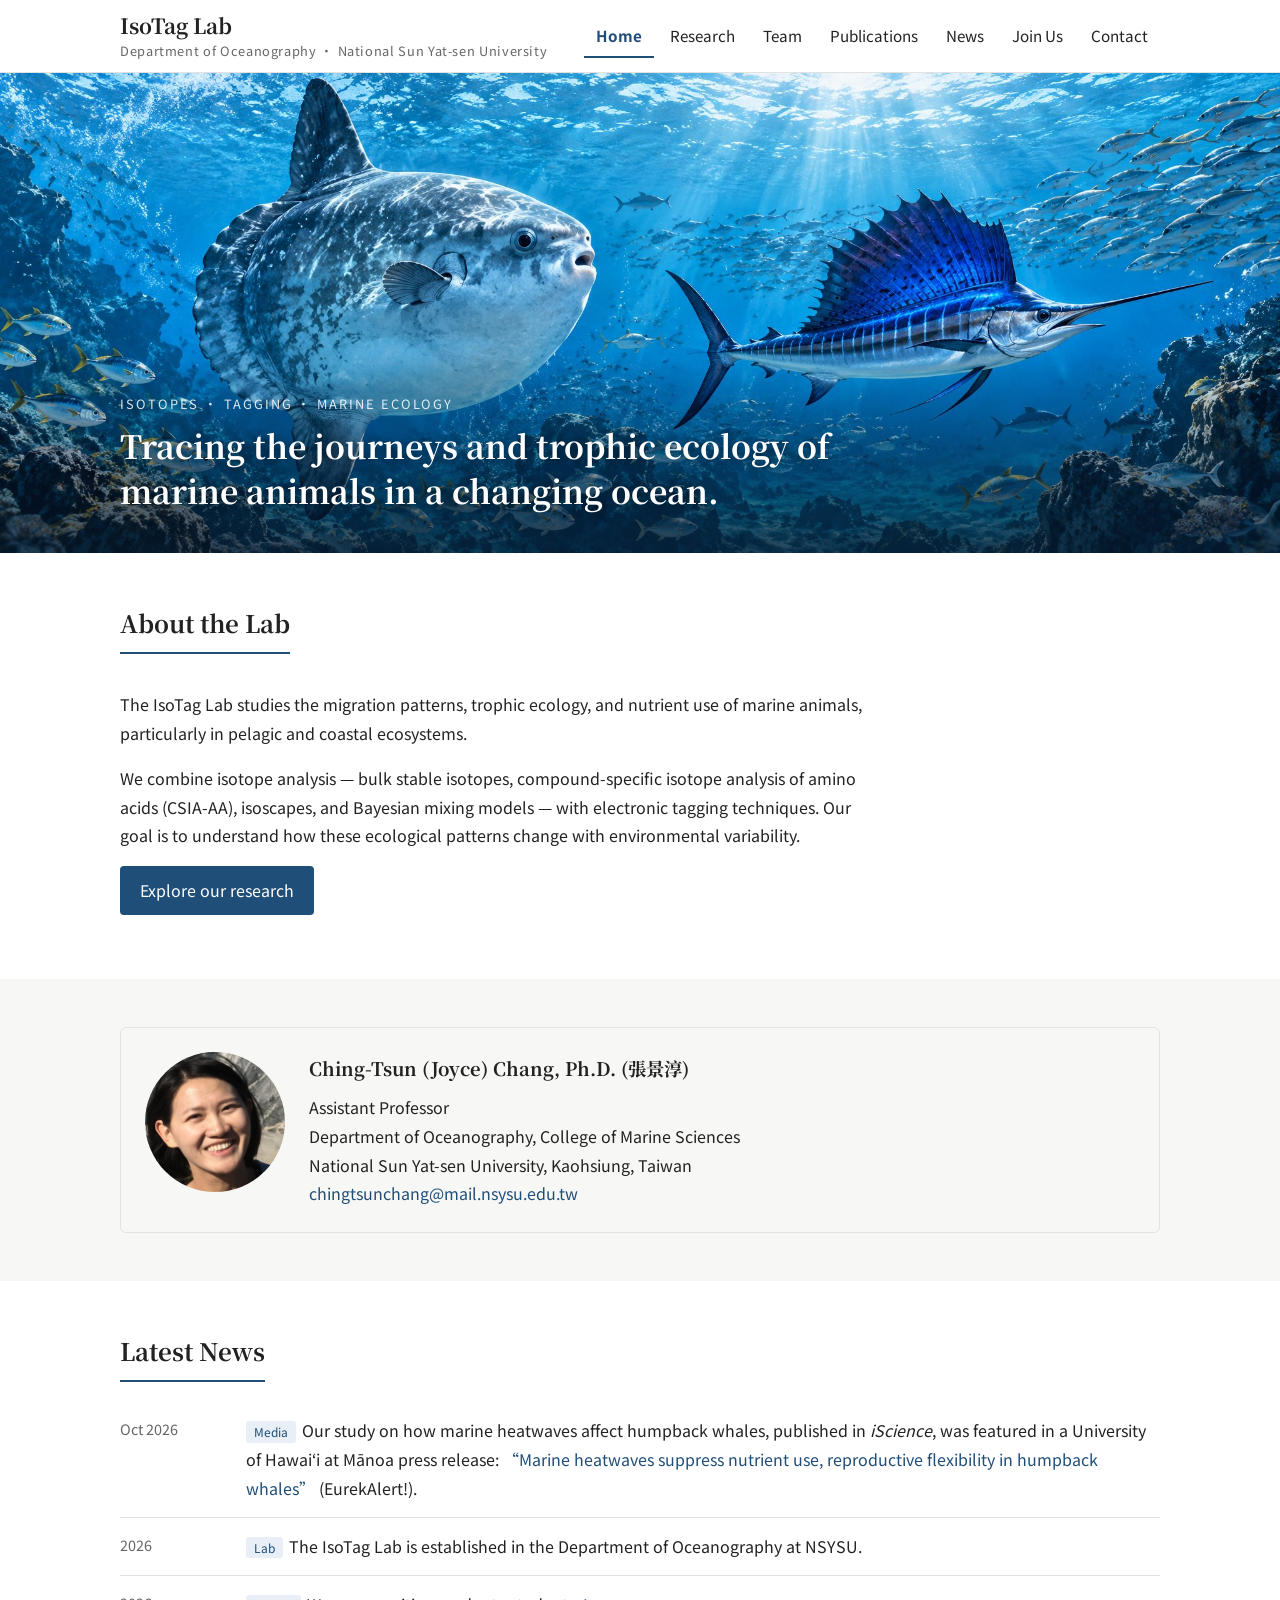
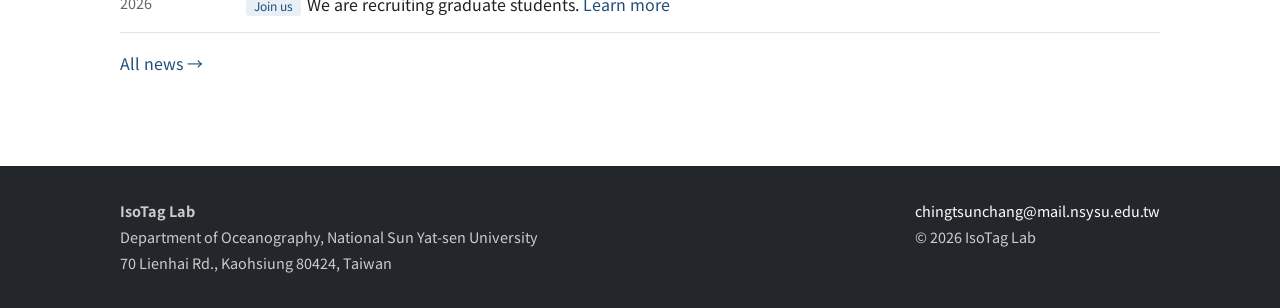
<file: index.html>
<!DOCTYPE html>
<html lang="en">
<head>
  <meta charset="UTF-8">
  <meta name="viewport" content="width=device-width, initial-scale=1.0">
  <title>Home | IsoTag Lab</title>
  <meta name="description" content="IsoTag Lab, Department of Oceanography, National Sun Yat-sen University. Isotope analysis and tagging to study the migration, trophic ecology and nutrient use of marine animals.">
  <link rel="preconnect" href="https://fonts.googleapis.com">
  <link href="https://fonts.googleapis.com/css2?family=Noto+Sans+TC:wght@400;700&family=Noto+Serif+TC:wght@700&display=swap" rel="stylesheet">
  <link rel="stylesheet" href="assets/style.css">
  <script src="assets/main.js" defer></script>
</head>
<body>
  <header class="site-header">
    <div class="container">
      <a class="brand" href="index.html">
        <span class="brand-name">IsoTag Lab</span>
        <span class="brand-sub">Department of Oceanography · National Sun Yat-sen University</span>
      </a>
      <button class="menu-btn" aria-label="Menu" aria-expanded="false">☰</button>
      <nav class="nav">
        <a href="index.html">Home</a>
        <a href="research.html">Research</a>
        <a href="team.html">Team</a>
        <a href="publications.html">Publications</a>
        <a href="news.html">News</a>
        <a href="join.html">Join Us</a>
        <a href="contact.html">Contact</a>
      </nav>
    </div>
  </header>

  <main>
    <section class="hero">
      <img src="images/banner.jpg" alt="Ocean sunfish and sailfish swimming over a reef">
      <div class="hero-text">
        <div class="container">
          <p class="eyebrow">Isotopes · Tagging · Marine Ecology</p>
          <h1>Tracing the journeys and trophic ecology of marine animals in a changing ocean.</h1>
        </div>
      </div>
    </section>

    <section>
      <div class="container">
        <div class="about">
          <h2>About the Lab</h2>
          <p class="lead">The IsoTag Lab studies the migration patterns, trophic ecology, and nutrient use of marine animals, particularly in pelagic and coastal ecosystems.</p>
          <p>We combine isotope analysis — bulk stable isotopes, compound-specific isotope analysis of amino acids (CSIA-AA), isoscapes, and Bayesian mixing models — with electronic tagging techniques. Our goal is to understand how these ecological patterns change with environmental variability.</p>
          <p><a class="btn" href="research.html">Explore our research</a></p>
        </div>
      </div>
    </section>

    <section style="background:var(--bg-alt)">
      <div class="container">
        <div class="pi-card">
          <img src="images/pi-chang.jpg" alt="Dr. Ching-Tsun (Joyce) Chang">
          <div>
            <h3>Ching-Tsun (Joyce) Chang, Ph.D. (張景淳)</h3>
            <p style="margin:0">Assistant Professor<br>
            Department of Oceanography, College of Marine Sciences<br>
            National Sun Yat-sen University, Kaohsiung, Taiwan<br>
            <a href="mailto:chingtsunchang@mail.nsysu.edu.tw">chingtsunchang@mail.nsysu.edu.tw</a></p>
          </div>
        </div>
      </div>
    </section>

    <section>
      <div class="container">
        <h2>Latest News</h2>
        <ul class="news-list">
          <li><time>Oct 2026</time><div><span class="tag">Media</span>Our study on how marine heatwaves affect humpback whales, published in <i>iScience</i>, was featured in a University of Hawaiʻi at Mānoa press release: <a href="https://www.eurekalert.org/news-releases/1148950" target="_blank" rel="noopener">“Marine heatwaves suppress nutrient use, reproductive flexibility in humpback whales”</a> (EurekAlert!).</div></li>
          <li><time>2026</time><div><span class="tag">Lab</span>The IsoTag Lab is established in the Department of Oceanography at NSYSU.</div></li>
          <li><time>2026</time><div><span class="tag">Join us</span>We are recruiting graduate students. <a href="join.html">Learn more</a></div></li>
        </ul>
        <p><a href="news.html">All news →</a></p>
      </div>
    </section>
  </main>

  <footer class="site-footer">
    <div class="container">
      <div>
        <strong>IsoTag Lab</strong><br>
        Department of Oceanography, National Sun Yat-sen University<br>
        70 Lienhai Rd., Kaohsiung 80424, Taiwan
      </div>
      <div>
        <a href="mailto:chingtsunchang@mail.nsysu.edu.tw">chingtsunchang@mail.nsysu.edu.tw</a><br>
        © <span id="year">2026</span> IsoTag Lab
      </div>
    </div>
  </footer>
</body>
</html>
</file>
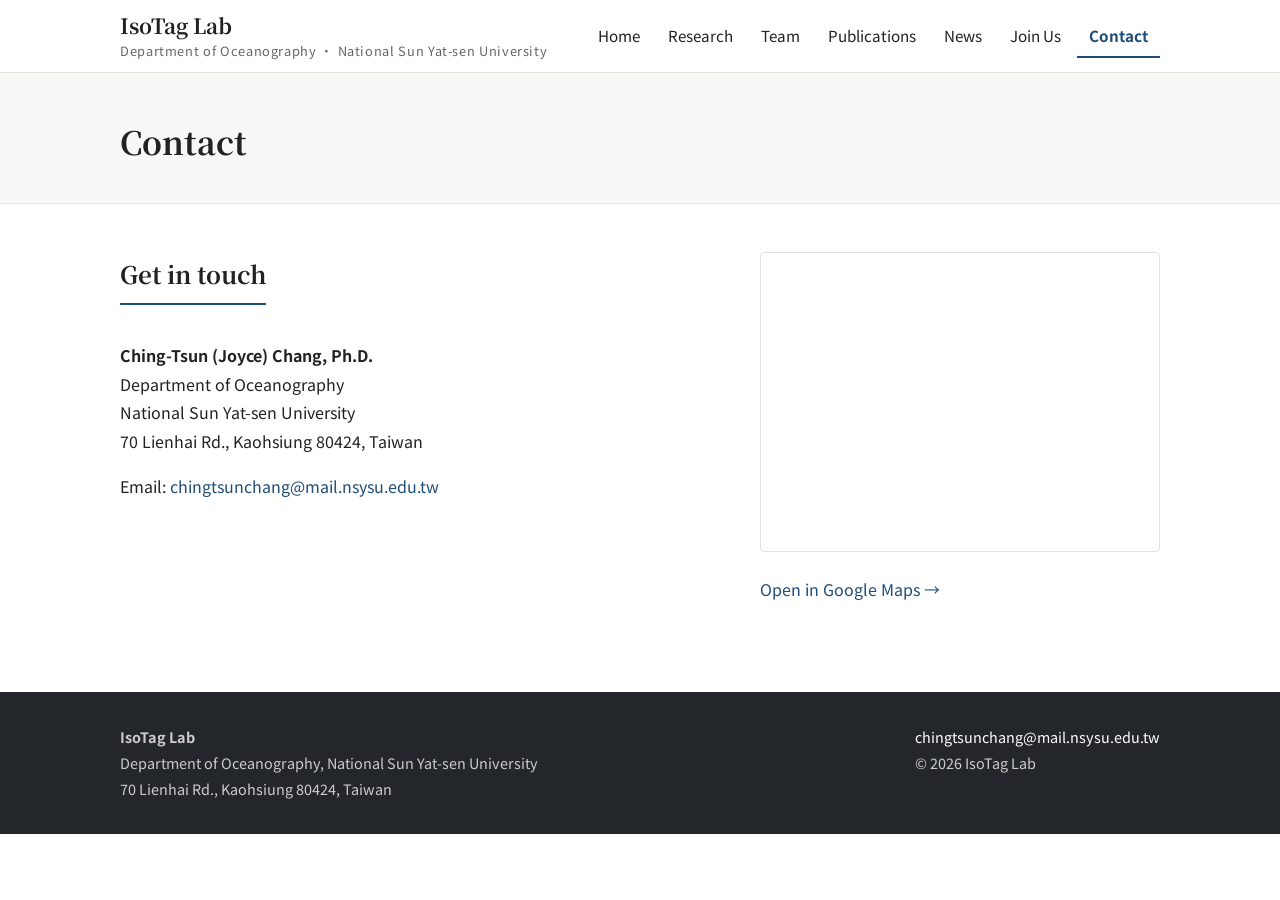
<file: contact.html>
<!DOCTYPE html>
<html lang="en">
<head>
  <meta charset="UTF-8">
  <meta name="viewport" content="width=device-width, initial-scale=1.0">
  <title>Contact | IsoTag Lab</title>
  <meta name="description" content="IsoTag Lab, Department of Oceanography, National Sun Yat-sen University. Isotope analysis and tagging to study the migration, trophic ecology and nutrient use of marine animals.">
  <link rel="preconnect" href="https://fonts.googleapis.com">
  <link href="https://fonts.googleapis.com/css2?family=Noto+Sans+TC:wght@400;700&family=Noto+Serif+TC:wght@700&display=swap" rel="stylesheet">
  <link rel="stylesheet" href="assets/style.css">
  <script src="assets/main.js" defer></script>
</head>
<body>
  <header class="site-header">
    <div class="container">
      <a class="brand" href="index.html">
        <span class="brand-name">IsoTag Lab</span>
        <span class="brand-sub">Department of Oceanography · National Sun Yat-sen University</span>
      </a>
      <button class="menu-btn" aria-label="Menu" aria-expanded="false">☰</button>
      <nav class="nav">
        <a href="index.html">Home</a>
        <a href="research.html">Research</a>
        <a href="team.html">Team</a>
        <a href="publications.html">Publications</a>
        <a href="news.html">News</a>
        <a href="join.html">Join Us</a>
        <a href="contact.html">Contact</a>
      </nav>
    </div>
  </header>

  <div class="page-title">
    <div class="container">
      <h1>Contact</h1>
      
    </div>
  </div>
  <main>
    <section>
      <div class="container intro">
        <div>
          <h2>Get in touch</h2>
          <p><strong>Ching-Tsun (Joyce) Chang, Ph.D.</strong><br>
          Department of Oceanography<br>
          National Sun Yat-sen University<br>
          70 Lienhai Rd., Kaohsiung 80424, Taiwan</p>
          <p>Email: <a href="mailto:chingtsunchang@mail.nsysu.edu.tw">chingtsunchang@mail.nsysu.edu.tw</a></p>
        </div>
        <div>
          <iframe title="Map of National Sun Yat-sen University" src="https://www.openstreetmap.org/export/embed.html?bbox=120.258237%2C22.624387%2C120.270237%2C22.633387&amp;layer=mapnik&amp;marker=22.6288866%2C120.2642366" style="width:100%;aspect-ratio:4/3;border:1px solid var(--line);border-radius:4px" loading="lazy"></iframe>
          <p><a href="https://www.google.com/maps/search/?api=1&query=22.6288866,120.2642366" target="_blank" rel="noopener">Open in Google Maps →</a></p>
        </div>
      </div>
    </section>
  </main>

  <footer class="site-footer">
    <div class="container">
      <div>
        <strong>IsoTag Lab</strong><br>
        Department of Oceanography, National Sun Yat-sen University<br>
        70 Lienhai Rd., Kaohsiung 80424, Taiwan
      </div>
      <div>
        <a href="mailto:chingtsunchang@mail.nsysu.edu.tw">chingtsunchang@mail.nsysu.edu.tw</a><br>
        © <span id="year">2026</span> IsoTag Lab
      </div>
    </div>
  </footer>
</body>
</html>
</file>
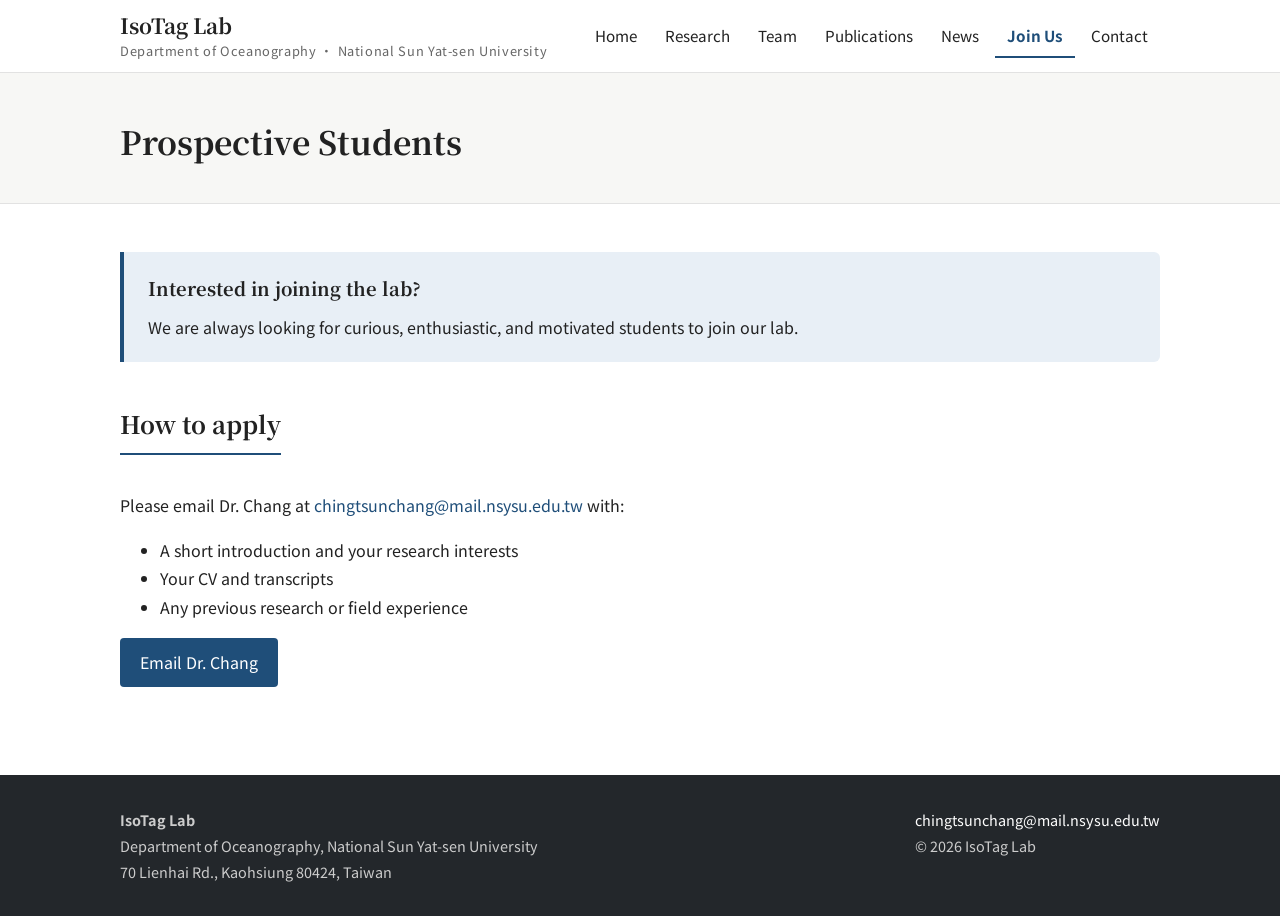
<file: join.html>
<!DOCTYPE html>
<html lang="en">
<head>
  <meta charset="UTF-8">
  <meta name="viewport" content="width=device-width, initial-scale=1.0">
  <title>Prospective Students | IsoTag Lab</title>
  <meta name="description" content="IsoTag Lab, Department of Oceanography, National Sun Yat-sen University. Isotope analysis and tagging to study the migration, trophic ecology and nutrient use of marine animals.">
  <link rel="preconnect" href="https://fonts.googleapis.com">
  <link href="https://fonts.googleapis.com/css2?family=Noto+Sans+TC:wght@400;700&family=Noto+Serif+TC:wght@700&display=swap" rel="stylesheet">
  <link rel="stylesheet" href="assets/style.css">
  <script src="assets/main.js" defer></script>
</head>
<body>
  <header class="site-header">
    <div class="container">
      <a class="brand" href="index.html">
        <span class="brand-name">IsoTag Lab</span>
        <span class="brand-sub">Department of Oceanography · National Sun Yat-sen University</span>
      </a>
      <button class="menu-btn" aria-label="Menu" aria-expanded="false">☰</button>
      <nav class="nav">
        <a href="index.html">Home</a>
        <a href="research.html">Research</a>
        <a href="team.html">Team</a>
        <a href="publications.html">Publications</a>
        <a href="news.html">News</a>
        <a href="join.html">Join Us</a>
        <a href="contact.html">Contact</a>
      </nav>
    </div>
  </header>

  <div class="page-title">
    <div class="container">
      <h1>Prospective Students</h1>
      
    </div>
  </div>
  <main>
    <section>
      <div class="container">
        <div class="callout">
          <h3>Interested in joining the lab?</h3>
          <p style="margin:0">We are always looking for curious, enthusiastic, and motivated students to join our lab.</p>
        </div>

        <h2 style="margin-top:40px">How to apply</h2>
        <p>Please email Dr. Chang at <a href="mailto:chingtsunchang@mail.nsysu.edu.tw">chingtsunchang@mail.nsysu.edu.tw</a> with:</p>
        <ul>
          <li>A short introduction and your research interests</li>
          <li>Your CV and transcripts</li>
          <li>Any previous research or field experience</li>
        </ul>
        <p><a class="btn" href="mailto:chingtsunchang@mail.nsysu.edu.tw?subject=Prospective%20student%20inquiry">Email Dr. Chang</a></p>
      </div>
    </section>
  </main>

  <footer class="site-footer">
    <div class="container">
      <div>
        <strong>IsoTag Lab</strong><br>
        Department of Oceanography, National Sun Yat-sen University<br>
        70 Lienhai Rd., Kaohsiung 80424, Taiwan
      </div>
      <div>
        <a href="mailto:chingtsunchang@mail.nsysu.edu.tw">chingtsunchang@mail.nsysu.edu.tw</a><br>
        © <span id="year">2026</span> IsoTag Lab
      </div>
    </div>
  </footer>
</body>
</html>
</file>
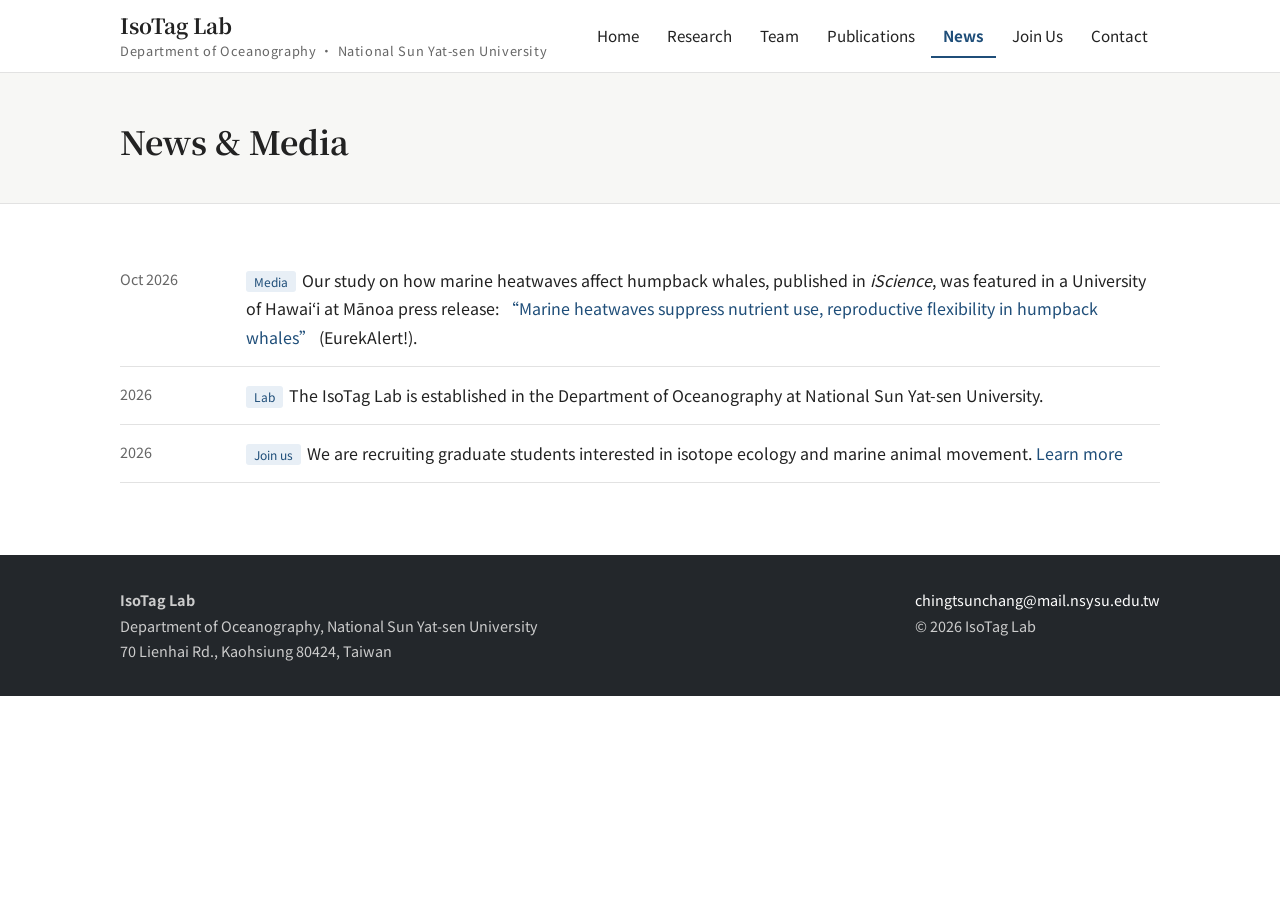
<file: news.html>
<!DOCTYPE html>
<html lang="en">
<head>
  <meta charset="UTF-8">
  <meta name="viewport" content="width=device-width, initial-scale=1.0">
  <title>News | IsoTag Lab</title>
  <meta name="description" content="IsoTag Lab, Department of Oceanography, National Sun Yat-sen University. Isotope analysis and tagging to study the migration, trophic ecology and nutrient use of marine animals.">
  <link rel="preconnect" href="https://fonts.googleapis.com">
  <link href="https://fonts.googleapis.com/css2?family=Noto+Sans+TC:wght@400;700&family=Noto+Serif+TC:wght@700&display=swap" rel="stylesheet">
  <link rel="stylesheet" href="assets/style.css">
  <script src="assets/main.js" defer></script>
</head>
<body>
  <header class="site-header">
    <div class="container">
      <a class="brand" href="index.html">
        <span class="brand-name">IsoTag Lab</span>
        <span class="brand-sub">Department of Oceanography · National Sun Yat-sen University</span>
      </a>
      <button class="menu-btn" aria-label="Menu" aria-expanded="false">☰</button>
      <nav class="nav">
        <a href="index.html">Home</a>
        <a href="research.html">Research</a>
        <a href="team.html">Team</a>
        <a href="publications.html">Publications</a>
        <a href="news.html">News</a>
        <a href="join.html">Join Us</a>
        <a href="contact.html">Contact</a>
      </nav>
    </div>
  </header>

  <div class="page-title">
    <div class="container">
      <h1>News & Media</h1>
      
    </div>
  </div>
  <main>
    <section>
      <div class="container">
        <!-- 新增消息:把新的 <li> 加在最上面 -->
        <ul class="news-list">
          <li><time>Oct 2026</time><div><span class="tag">Media</span>Our study on how marine heatwaves affect humpback whales, published in <i>iScience</i>, was featured in a University of Hawaiʻi at Mānoa press release: <a href="https://www.eurekalert.org/news-releases/1148950" target="_blank" rel="noopener">“Marine heatwaves suppress nutrient use, reproductive flexibility in humpback whales”</a> (EurekAlert!).</div></li>
          <li><time>2026</time><div><span class="tag">Lab</span>The IsoTag Lab is established in the Department of Oceanography at National Sun Yat-sen University.</div></li>
          <li><time>2026</time><div><span class="tag">Join us</span>We are recruiting graduate students interested in isotope ecology and marine animal movement. <a href="join.html">Learn more</a></div></li>
        </ul>
      </div>
    </section>
  </main>

  <footer class="site-footer">
    <div class="container">
      <div>
        <strong>IsoTag Lab</strong><br>
        Department of Oceanography, National Sun Yat-sen University<br>
        70 Lienhai Rd., Kaohsiung 80424, Taiwan
      </div>
      <div>
        <a href="mailto:chingtsunchang@mail.nsysu.edu.tw">chingtsunchang@mail.nsysu.edu.tw</a><br>
        © <span id="year">2026</span> IsoTag Lab
      </div>
    </div>
  </footer>
</body>
</html>
</file>
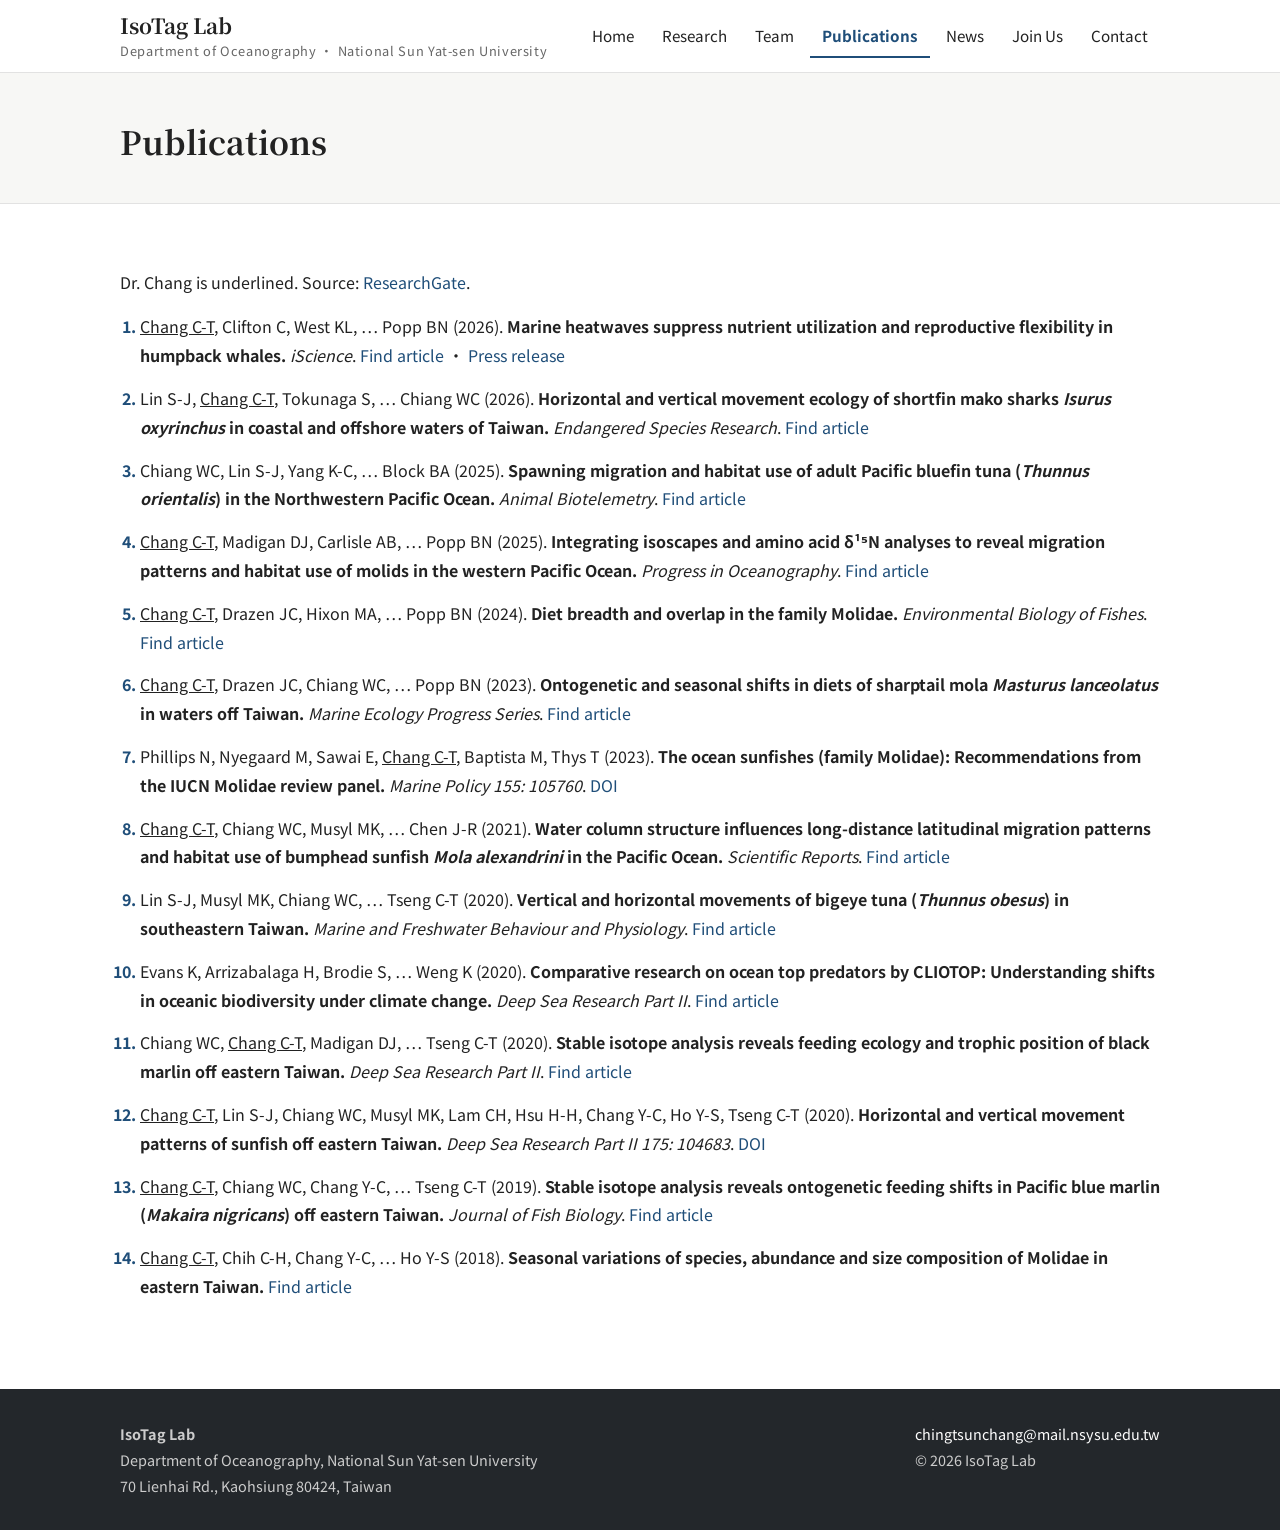
<file: publications.html>
<!DOCTYPE html>
<html lang="en">
<head>
  <meta charset="UTF-8">
  <meta name="viewport" content="width=device-width, initial-scale=1.0">
  <title>Publications | IsoTag Lab</title>
  <meta name="description" content="IsoTag Lab, Department of Oceanography, National Sun Yat-sen University. Isotope analysis and tagging to study the migration, trophic ecology and nutrient use of marine animals.">
  <link rel="preconnect" href="https://fonts.googleapis.com">
  <link href="https://fonts.googleapis.com/css2?family=Noto+Sans+TC:wght@400;700&family=Noto+Serif+TC:wght@700&display=swap" rel="stylesheet">
  <link rel="stylesheet" href="assets/style.css">
  <script src="assets/main.js" defer></script>
</head>
<body>
  <header class="site-header">
    <div class="container">
      <a class="brand" href="index.html">
        <span class="brand-name">IsoTag Lab</span>
        <span class="brand-sub">Department of Oceanography · National Sun Yat-sen University</span>
      </a>
      <button class="menu-btn" aria-label="Menu" aria-expanded="false">☰</button>
      <nav class="nav">
        <a href="index.html">Home</a>
        <a href="research.html">Research</a>
        <a href="team.html">Team</a>
        <a href="publications.html">Publications</a>
        <a href="news.html">News</a>
        <a href="join.html">Join Us</a>
        <a href="contact.html">Contact</a>
      </nav>
    </div>
  </header>

  <div class="page-title">
    <div class="container">
      <h1>Publications</h1>
      
    </div>
  </div>
  <main>
    <section>
      <div class="container">
        <p>Dr. Chang is <span class="me">underlined</span>. Source: <a href="https://www.researchgate.net/profile/Ching-Tsun-Chang/research">ResearchGate</a>.</p>

        <!-- 新增論文:在最上面加一個 <li>,編號會自動往下排 -->
        <ol class="pubs">
          <li><span class="me">Chang C-T</span>, Clifton C, West KL, … Popp BN (2026). <span class="title">Marine heatwaves suppress nutrient utilization and reproductive flexibility in humpback whales.</span> <span class="venue">iScience</span>. <a href="https://scholar.google.com/scholar?q=%22Marine%20heatwaves%20suppress%20nutrient%20utilization%20and%20reproductive%20flexibility%20in%20humpback%20whales%22">Find article</a> · <a href="https://www.eurekalert.org/news-releases/1148950" target="_blank" rel="noopener">Press release</a></li>
          <li>Lin S-J, <span class="me">Chang C-T</span>, Tokunaga S, … Chiang WC (2026). <span class="title">Horizontal and vertical movement ecology of shortfin mako sharks <i>Isurus oxyrinchus</i> in coastal and offshore waters of Taiwan.</span> <span class="venue">Endangered Species Research</span>. <a href="https://scholar.google.com/scholar?q=%22Horizontal%20and%20vertical%20movement%20ecology%20of%20shortfin%20mako%20sharks%20Isurus%20oxyrinchus%20in%20coastal%20and%20offshore%20waters%20of%20Taiwan%22">Find article</a></li>
          <li>Chiang WC, Lin S-J, Yang K-C, … Block BA (2025). <span class="title">Spawning migration and habitat use of adult Pacific bluefin tuna (<i>Thunnus orientalis</i>) in the Northwestern Pacific Ocean.</span> <span class="venue">Animal Biotelemetry</span>. <a href="https://scholar.google.com/scholar?q=%22Spawning%20migration%20and%20habitat%20use%20of%20adult%20Pacific%20bluefin%20tuna%20%28Thunnus%20orientalis%29%20in%20the%20Northwestern%20Pacific%20Ocean%22">Find article</a></li>
          <li><span class="me">Chang C-T</span>, Madigan DJ, Carlisle AB, … Popp BN (2025). <span class="title">Integrating isoscapes and amino acid δ¹⁵N analyses to reveal migration patterns and habitat use of molids in the western Pacific Ocean.</span> <span class="venue">Progress in Oceanography</span>. <a href="https://scholar.google.com/scholar?q=%22Integrating%20isoscapes%20and%20amino%20acid%20%CE%B4%C2%B9%E2%81%B5N%20analyses%20to%20reveal%20migration%20patterns%20and%20habitat%20use%20of%20molids%20in%20the%20western%20Pacific%20Ocean%22">Find article</a></li>
          <li><span class="me">Chang C-T</span>, Drazen JC, Hixon MA, … Popp BN (2024). <span class="title">Diet breadth and overlap in the family Molidae.</span> <span class="venue">Environmental Biology of Fishes</span>. <a href="https://scholar.google.com/scholar?q=%22Diet%20breadth%20and%20overlap%20in%20the%20family%20Molidae%22">Find article</a></li>
          <li><span class="me">Chang C-T</span>, Drazen JC, Chiang WC, … Popp BN (2023). <span class="title">Ontogenetic and seasonal shifts in diets of sharptail mola <i>Masturus lanceolatus</i> in waters off Taiwan.</span> <span class="venue">Marine Ecology Progress Series</span>. <a href="https://scholar.google.com/scholar?q=%22Ontogenetic%20and%20seasonal%20shifts%20in%20diets%20of%20sharptail%20mola%20Masturus%20lanceolatus%20in%20waters%20off%20Taiwan%22">Find article</a></li>
          <li>Phillips N, Nyegaard M, Sawai E, <span class="me">Chang C-T</span>, Baptista M, Thys T (2023). <span class="title">The ocean sunfishes (family Molidae): Recommendations from the IUCN Molidae review panel.</span> <span class="venue">Marine Policy 155: 105760</span>. <a href="https://doi.org/10.1016/j.marpol.2023.105760">DOI</a></li>
          <li><span class="me">Chang C-T</span>, Chiang WC, Musyl MK, … Chen J-R (2021). <span class="title">Water column structure influences long-distance latitudinal migration patterns and habitat use of bumphead sunfish <i>Mola alexandrini</i> in the Pacific Ocean.</span> <span class="venue">Scientific Reports</span>. <a href="https://scholar.google.com/scholar?q=%22Water%20column%20structure%20influences%20long-distance%20latitudinal%20migration%20patterns%20and%20habitat%20use%20of%20bumphead%20sunfish%20Mola%20alexandrini%20in%20the%20Pacific%20Ocean%22">Find article</a></li>
          <li>Lin S-J, Musyl MK, Chiang WC, … Tseng C-T (2020). <span class="title">Vertical and horizontal movements of bigeye tuna (<i>Thunnus obesus</i>) in southeastern Taiwan.</span> <span class="venue">Marine and Freshwater Behaviour and Physiology</span>. <a href="https://scholar.google.com/scholar?q=%22Vertical%20and%20horizontal%20movements%20of%20bigeye%20tuna%20%28Thunnus%20obesus%29%20in%20southeastern%20Taiwan%22">Find article</a></li>
          <li>Evans K, Arrizabalaga H, Brodie S, … Weng K (2020). <span class="title">Comparative research on ocean top predators by CLIOTOP: Understanding shifts in oceanic biodiversity under climate change.</span> <span class="venue">Deep Sea Research Part II</span>. <a href="https://scholar.google.com/scholar?q=%22Comparative%20research%20on%20ocean%20top%20predators%20by%20CLIOTOP%3A%20Understanding%20shifts%20in%20oceanic%20biodiversity%20under%20climate%20change%22">Find article</a></li>
          <li>Chiang WC, <span class="me">Chang C-T</span>, Madigan DJ, … Tseng C-T (2020). <span class="title">Stable isotope analysis reveals feeding ecology and trophic position of black marlin off eastern Taiwan.</span> <span class="venue">Deep Sea Research Part II</span>. <a href="https://scholar.google.com/scholar?q=%22Stable%20isotope%20analysis%20reveals%20feeding%20ecology%20and%20trophic%20position%20of%20black%20marlin%20off%20eastern%20Taiwan%22">Find article</a></li>
          <li><span class="me">Chang C-T</span>, Lin S-J, Chiang WC, Musyl MK, Lam CH, Hsu H-H, Chang Y-C, Ho Y-S, Tseng C-T (2020). <span class="title">Horizontal and vertical movement patterns of sunfish off eastern Taiwan.</span> <span class="venue">Deep Sea Research Part II 175: 104683</span>. <a href="https://doi.org/10.1016/j.dsr2.2019.104683">DOI</a></li>
          <li><span class="me">Chang C-T</span>, Chiang WC, Chang Y-C, … Tseng C-T (2019). <span class="title">Stable isotope analysis reveals ontogenetic feeding shifts in Pacific blue marlin (<i>Makaira nigricans</i>) off eastern Taiwan.</span> <span class="venue">Journal of Fish Biology</span>. <a href="https://scholar.google.com/scholar?q=%22Stable%20isotope%20analysis%20reveals%20ontogenetic%20feeding%20shifts%20in%20Pacific%20blue%20marlin%20%28Makaira%20nigricans%29%20off%20eastern%20Taiwan%22">Find article</a></li>
          <li><span class="me">Chang C-T</span>, Chih C-H, Chang Y-C, … Ho Y-S (2018). <span class="title">Seasonal variations of species, abundance and size composition of Molidae in eastern Taiwan.</span> <a href="https://scholar.google.com/scholar?q=%22Seasonal%20variations%20of%20species%2C%20abundance%20and%20size%20composition%20of%20Molidae%20in%20eastern%20Taiwan%22">Find article</a></li>
        </ol>
      </div>
    </section>
  </main>

  <footer class="site-footer">
    <div class="container">
      <div>
        <strong>IsoTag Lab</strong><br>
        Department of Oceanography, National Sun Yat-sen University<br>
        70 Lienhai Rd., Kaohsiung 80424, Taiwan
      </div>
      <div>
        <a href="mailto:chingtsunchang@mail.nsysu.edu.tw">chingtsunchang@mail.nsysu.edu.tw</a><br>
        © <span id="year">2026</span> IsoTag Lab
      </div>
    </div>
  </footer>
</body>
</html>
</file>
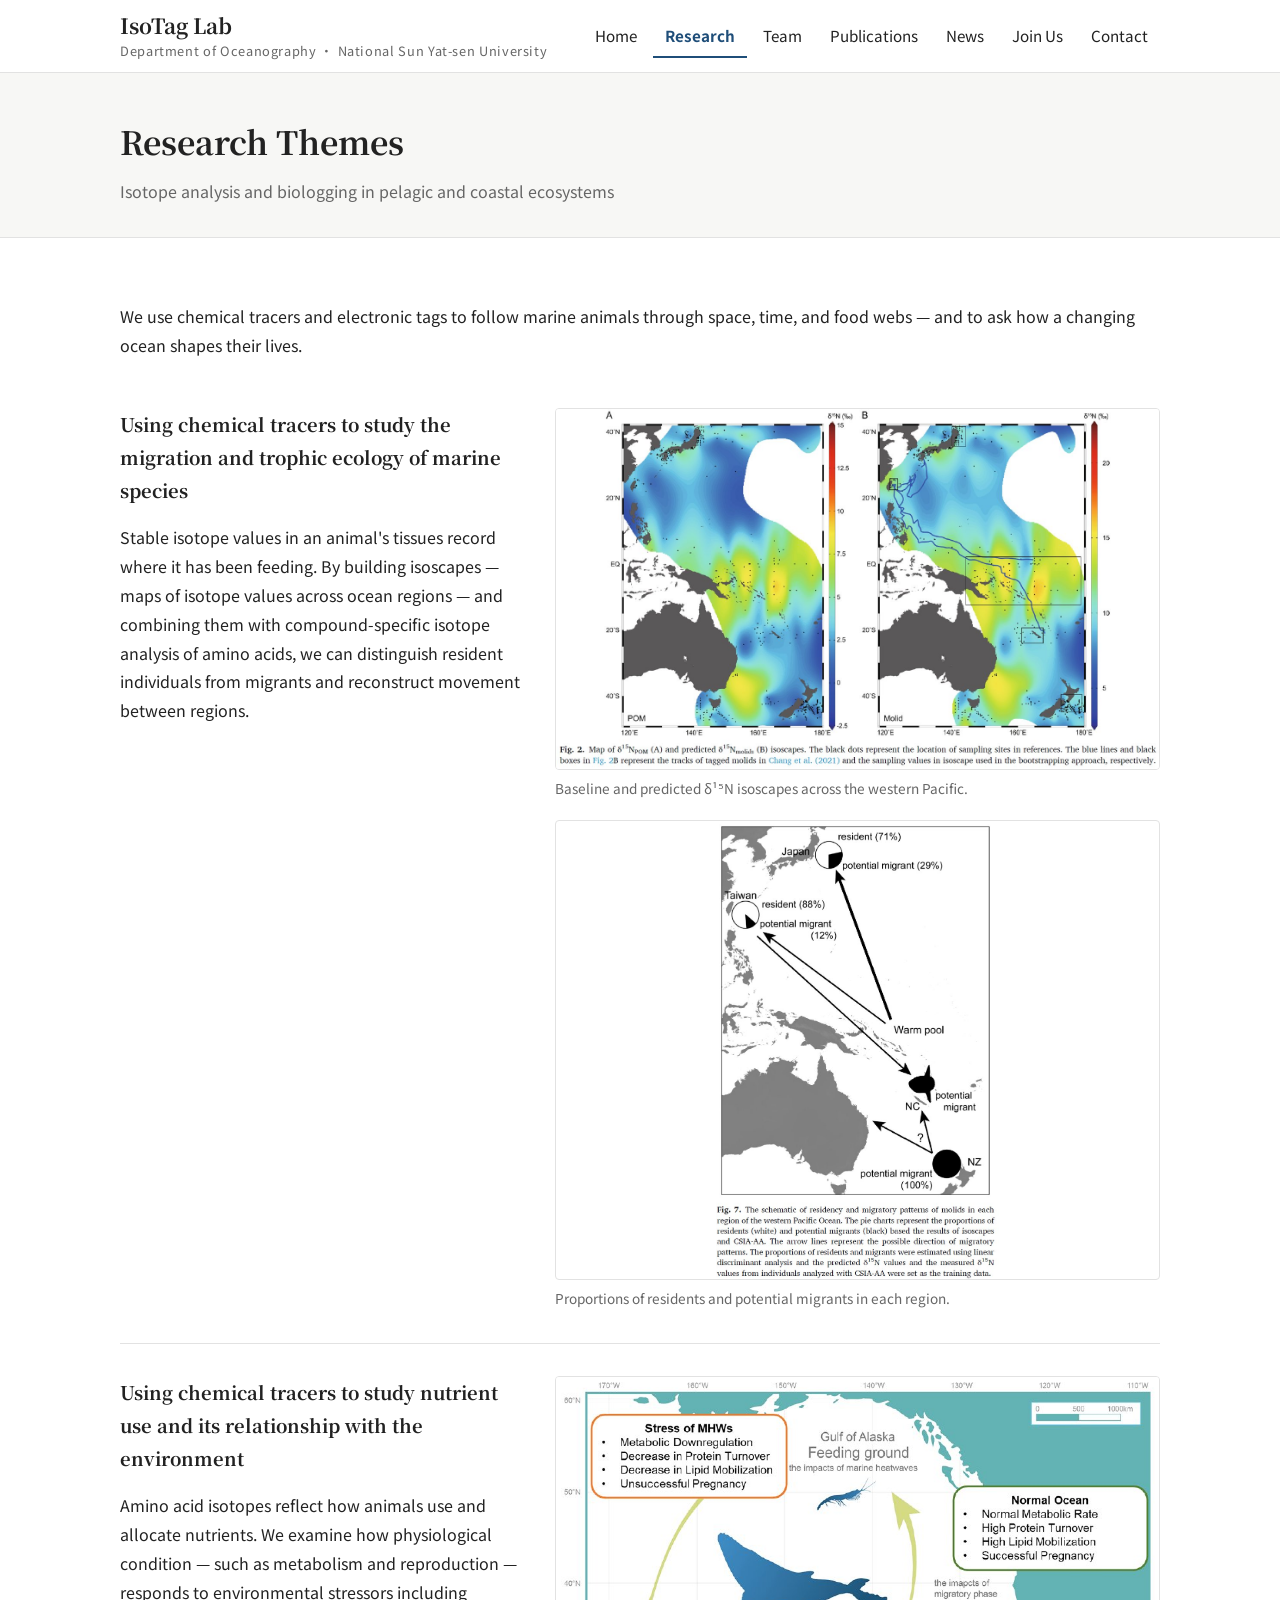
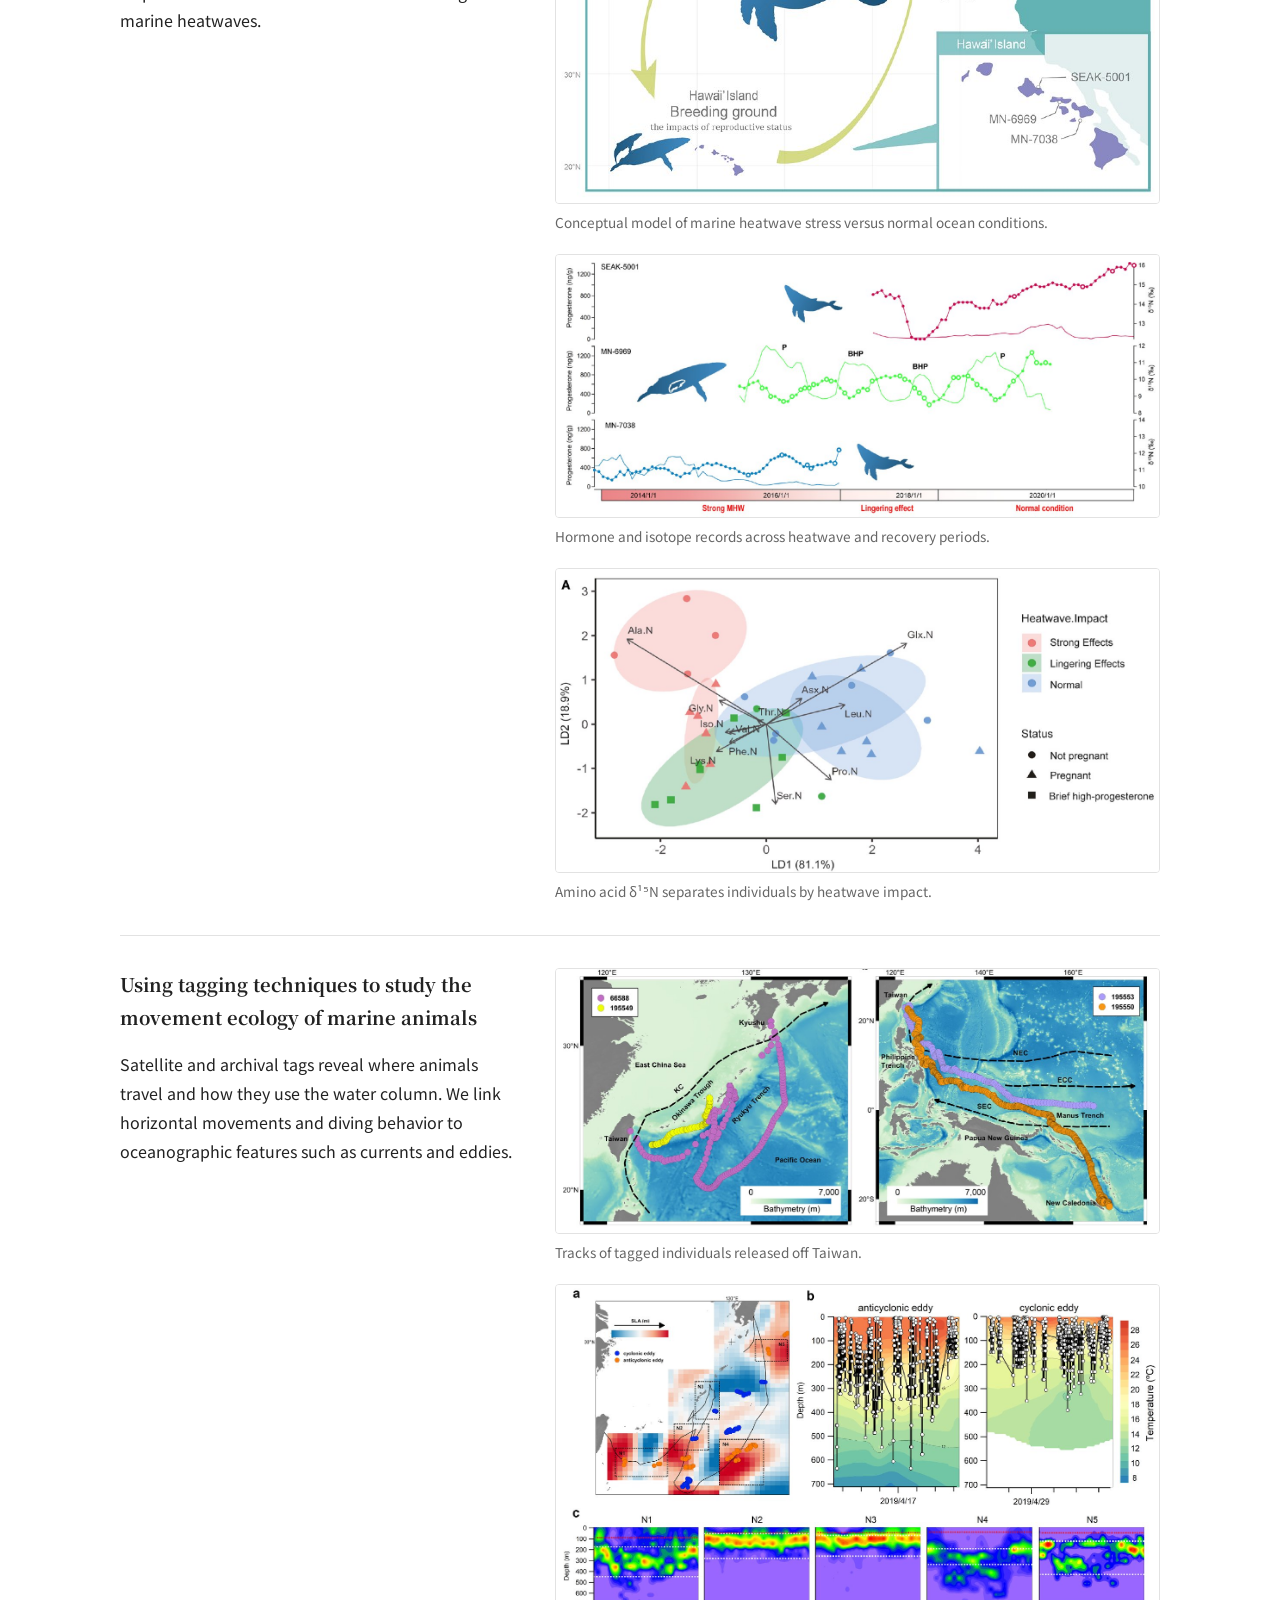
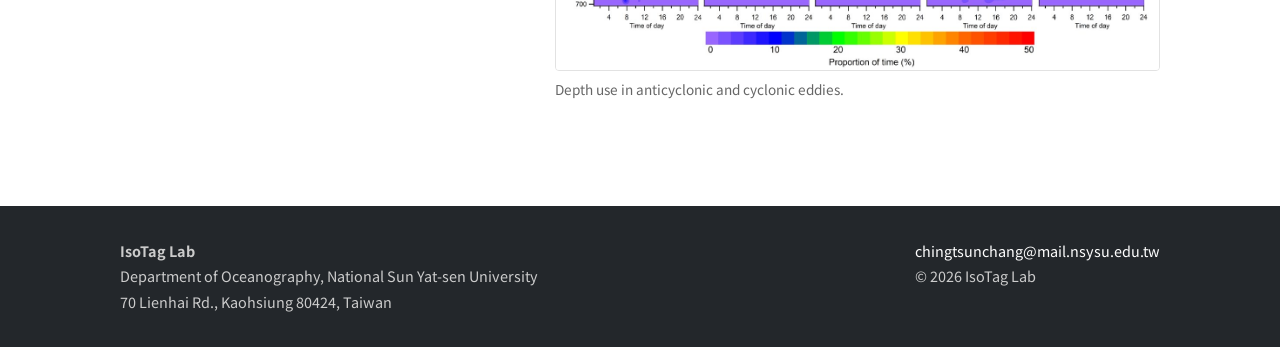
<file: research.html>
<!DOCTYPE html>
<html lang="en">
<head>
  <meta charset="UTF-8">
  <meta name="viewport" content="width=device-width, initial-scale=1.0">
  <title>Research | IsoTag Lab</title>
  <meta name="description" content="IsoTag Lab, Department of Oceanography, National Sun Yat-sen University. Isotope analysis and tagging to study the migration, trophic ecology and nutrient use of marine animals.">
  <link rel="preconnect" href="https://fonts.googleapis.com">
  <link href="https://fonts.googleapis.com/css2?family=Noto+Sans+TC:wght@400;700&family=Noto+Serif+TC:wght@700&display=swap" rel="stylesheet">
  <link rel="stylesheet" href="assets/style.css">
  <script src="assets/main.js" defer></script>
</head>
<body>
  <header class="site-header">
    <div class="container">
      <a class="brand" href="index.html">
        <span class="brand-name">IsoTag Lab</span>
        <span class="brand-sub">Department of Oceanography · National Sun Yat-sen University</span>
      </a>
      <button class="menu-btn" aria-label="Menu" aria-expanded="false">☰</button>
      <nav class="nav">
        <a href="index.html">Home</a>
        <a href="research.html">Research</a>
        <a href="team.html">Team</a>
        <a href="publications.html">Publications</a>
        <a href="news.html">News</a>
        <a href="join.html">Join Us</a>
        <a href="contact.html">Contact</a>
      </nav>
    </div>
  </header>

  <div class="page-title">
    <div class="container">
      <h1>Research Themes</h1>
      <p>Isotope analysis and biologging in pelagic and coastal ecosystems</p>
    </div>
  </div>
  <main>
    <section>
      <div class="container">
        <p class="lead">We use chemical tracers and electronic tags to follow marine animals through space, time, and food webs — and to ask how a changing ocean shapes their lives.</p>

        <div class="topic">
          <div>
            <h3>Using chemical tracers to study the migration and trophic ecology of marine species</h3>
            <p>Stable isotope values in an animal's tissues record where it has been feeding. By building isoscapes — maps of isotope values across ocean regions — and combining them with compound-specific isotope analysis of amino acids, we can distinguish resident individuals from migrants and reconstruct movement between regions.</p>
          </div>
          <div class="fig-stack">
            <figure><img class="photo" src="images/isoscape-map.jpg" alt="Isoscape maps of the western Pacific"><figcaption>Baseline and predicted δ¹⁵N isoscapes across the western Pacific.</figcaption></figure>
            <figure><img class="photo" src="images/migration-schematic.jpg" alt="Residency and migratory patterns"><figcaption>Proportions of residents and potential migrants in each region.</figcaption></figure>
          </div>
        </div>

        <div class="topic">
          <div>
            <h3>Using chemical tracers to study nutrient use and its relationship with the environment</h3>
            <p>Amino acid isotopes reflect how animals use and allocate nutrients. We examine how physiological condition — such as metabolism and reproduction — responds to environmental stressors including marine heatwaves.</p>
          </div>
          <div class="fig-stack">
            <figure><img class="photo" src="images/whale-heatwave.jpg" alt="Effects of marine heatwaves on whales"><figcaption>Conceptual model of marine heatwave stress versus normal ocean conditions.</figcaption></figure>
            <figure><img class="photo" src="images/progesterone-timeseries.jpg" alt="Progesterone and isotope time series"><figcaption>Hormone and isotope records across heatwave and recovery periods.</figcaption></figure>
            <figure><img class="photo" src="images/amino-acid-lda.jpg" alt="Discriminant analysis of amino acid isotopes"><figcaption>Amino acid δ¹⁵N separates individuals by heatwave impact.</figcaption></figure>
          </div>
        </div>

        <div class="topic">
          <div>
            <h3>Using tagging techniques to study the movement ecology of marine animals</h3>
            <p>Satellite and archival tags reveal where animals travel and how they use the water column. We link horizontal movements and diving behavior to oceanographic features such as currents and eddies.</p>
          </div>
          <div class="fig-stack">
            <figure><img class="photo" src="images/tag-tracks.jpg" alt="Satellite tag tracks"><figcaption>Tracks of tagged individuals released off Taiwan.</figcaption></figure>
            <figure><img class="photo" src="images/dive-eddies.jpg" alt="Diving behavior in eddies"><figcaption>Depth use in anticyclonic and cyclonic eddies.</figcaption></figure>
          </div>
        </div>
      </div>
    </section>
  </main>

  <footer class="site-footer">
    <div class="container">
      <div>
        <strong>IsoTag Lab</strong><br>
        Department of Oceanography, National Sun Yat-sen University<br>
        70 Lienhai Rd., Kaohsiung 80424, Taiwan
      </div>
      <div>
        <a href="mailto:chingtsunchang@mail.nsysu.edu.tw">chingtsunchang@mail.nsysu.edu.tw</a><br>
        © <span id="year">2026</span> IsoTag Lab
      </div>
    </div>
  </footer>
</body>
</html>
</file>
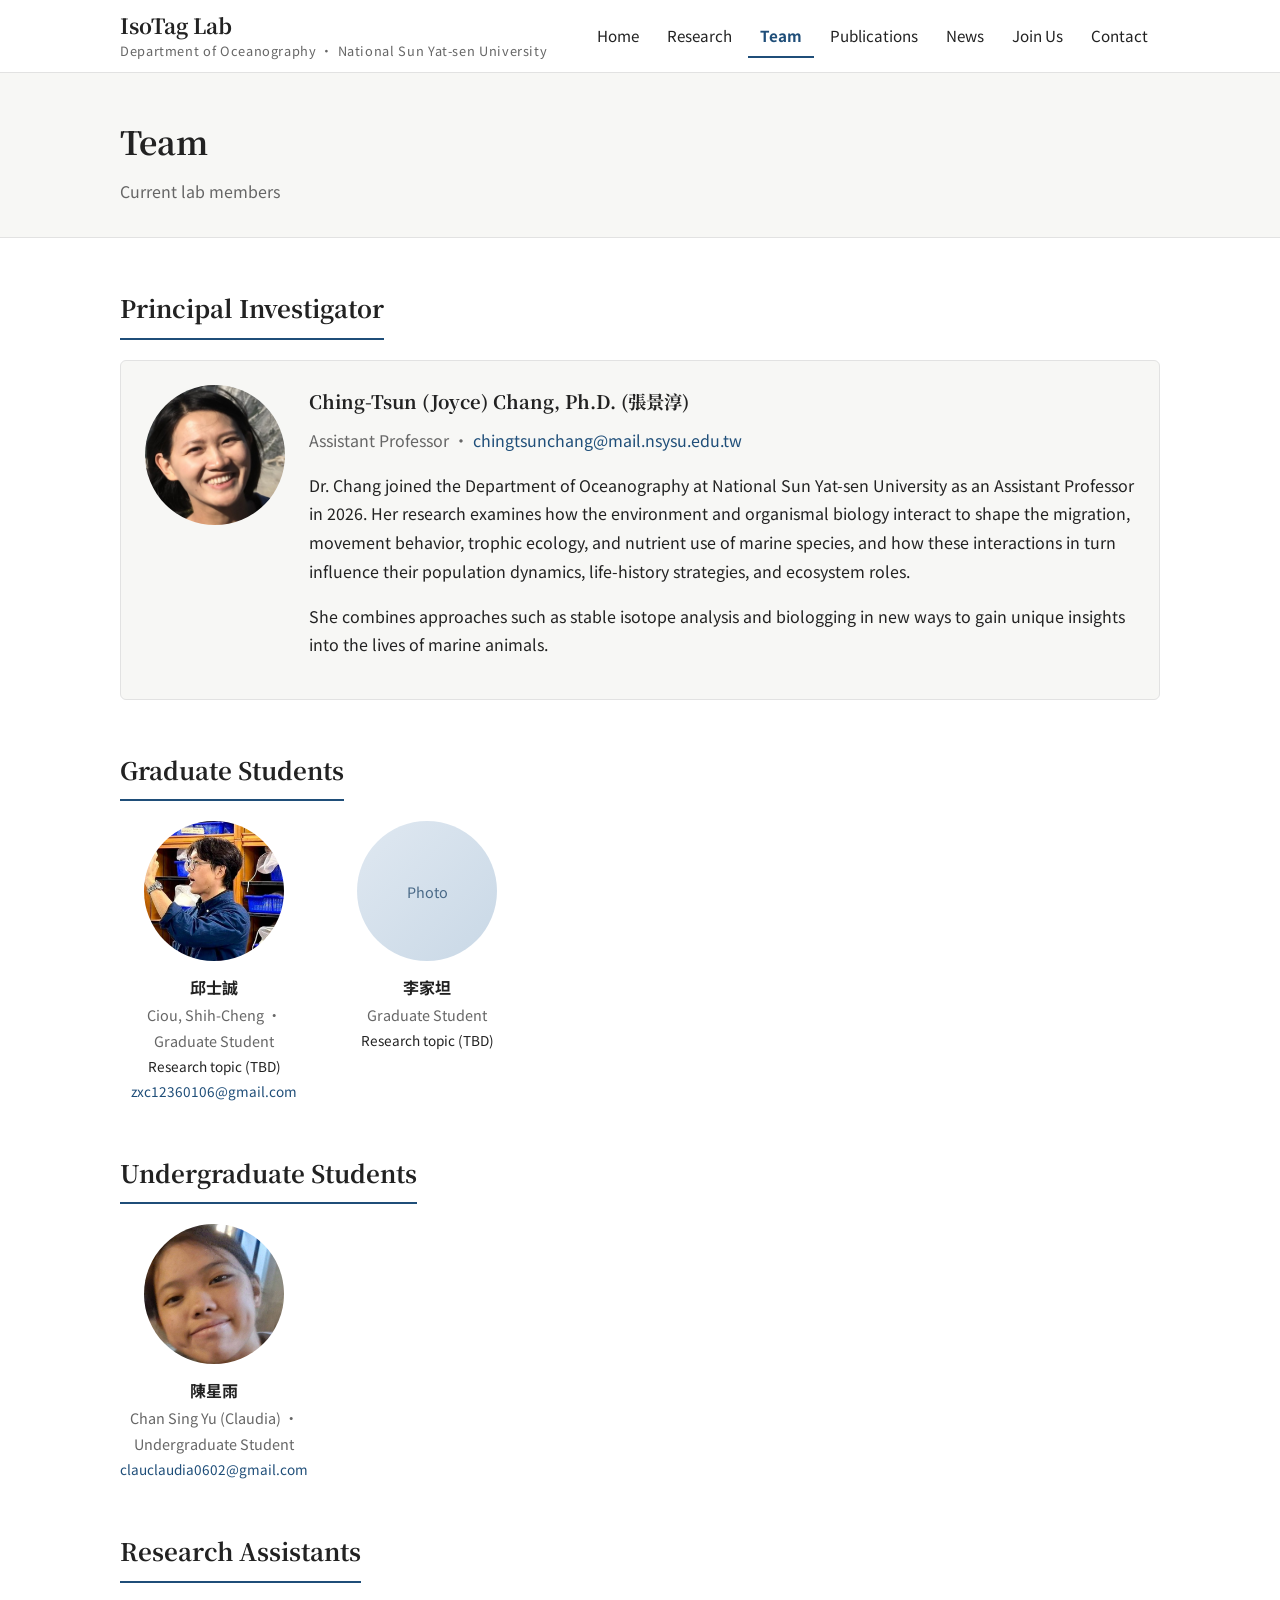
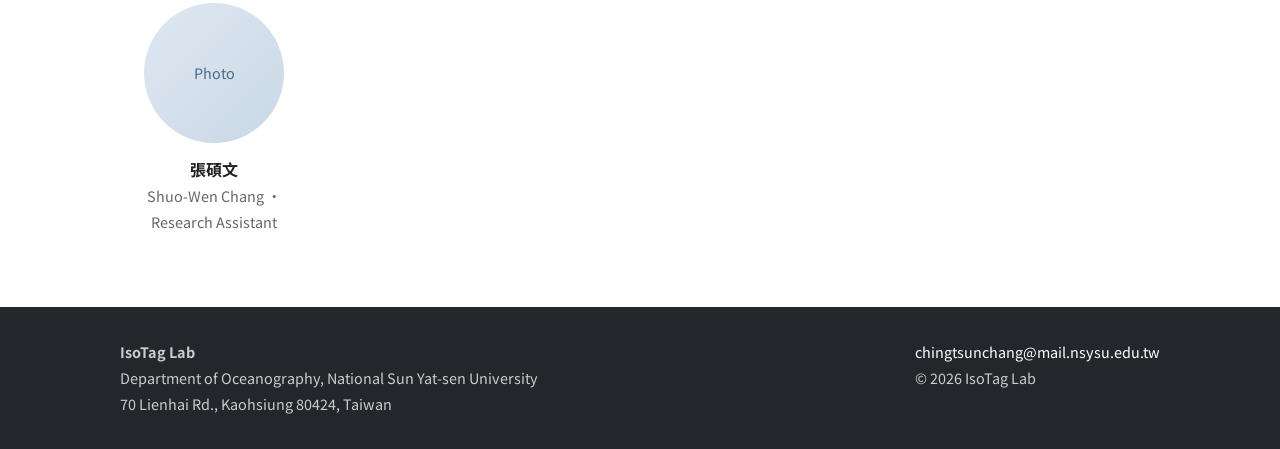
<file: team.html>
<!DOCTYPE html>
<html lang="en">
<head>
  <meta charset="UTF-8">
  <meta name="viewport" content="width=device-width, initial-scale=1.0">
  <title>Team | IsoTag Lab</title>
  <meta name="description" content="IsoTag Lab, Department of Oceanography, National Sun Yat-sen University. Isotope analysis and tagging to study the migration, trophic ecology and nutrient use of marine animals.">
  <link rel="preconnect" href="https://fonts.googleapis.com">
  <link href="https://fonts.googleapis.com/css2?family=Noto+Sans+TC:wght@400;700&family=Noto+Serif+TC:wght@700&display=swap" rel="stylesheet">
  <link rel="stylesheet" href="assets/style.css">
  <script src="assets/main.js" defer></script>
</head>
<body>
  <header class="site-header">
    <div class="container">
      <a class="brand" href="index.html">
        <span class="brand-name">IsoTag Lab</span>
        <span class="brand-sub">Department of Oceanography · National Sun Yat-sen University</span>
      </a>
      <button class="menu-btn" aria-label="Menu" aria-expanded="false">☰</button>
      <nav class="nav">
        <a href="index.html">Home</a>
        <a href="research.html">Research</a>
        <a href="team.html">Team</a>
        <a href="publications.html">Publications</a>
        <a href="news.html">News</a>
        <a href="join.html">Join Us</a>
        <a href="contact.html">Contact</a>
      </nav>
    </div>
  </header>

  <div class="page-title">
    <div class="container">
      <h1>Team</h1>
      <p>Current lab members</p>
    </div>
  </div>
  <main>
    <section>
      <div class="container">
        <h2>Principal Investigator</h2>
        <div class="pi-card">
          <img src="images/pi-chang.jpg" alt="Dr. Ching-Tsun (Joyce) Chang">
          <div>
            <h3>Ching-Tsun (Joyce) Chang, Ph.D. (張景淳)</h3>
            <p class="role" style="margin-top:0">Assistant Professor · <a href="mailto:chingtsunchang@mail.nsysu.edu.tw">chingtsunchang@mail.nsysu.edu.tw</a></p>
            <p>Dr. Chang joined the Department of Oceanography at National Sun Yat-sen University as an Assistant Professor in 2026. Her research examines how the environment and organismal biology interact to shape the migration, movement behavior, trophic ecology, and nutrient use of marine species, and how these interactions in turn influence their population dynamics, life-history strategies, and ecosystem roles.</p>
            <p>She combines approaches such as stable isotope analysis and biologging in new ways to gain unique insights into the lives of marine animals.</p>
          </div>
        </div>
      </div>
    </section>

    <section style="padding-top:0">
      <div class="container">
        <h2>Graduate Students</h2>
        <div class="members">
          <div class="member"><img src="images/ciou-shih-cheng.jpg" alt="Ciou Shih-Cheng"><div class="name">邱士誠</div><div class="role">Ciou, Shih-Cheng · Graduate Student</div><div class="topic-line">Research topic (TBD)</div><div class="topic-line"><a href="mailto:zxc12360106@gmail.com">zxc12360106@gmail.com</a></div></div>
          <div class="member"><div class="ph square">Photo</div><div class="name">李家坦</div><div class="role">Graduate Student</div><div class="topic-line">Research topic (TBD)</div></div>
        </div>
      </div>
    </section>

    <section style="padding-top:0">
      <div class="container">
        <h2>Undergraduate Students</h2>
        <div class="members">
          <div class="member"><img src="images/chan-sing-yu.jpg" alt="Chan Sing Yu (Claudia)"><div class="name">陳星雨</div><div class="role">Chan Sing Yu (Claudia) · Undergraduate Student</div><div class="topic-line"><a href="mailto:clauclaudia0602@gmail.com">clauclaudia0602@gmail.com</a></div></div>
        </div>
      </div>
    </section>

    <section style="padding-top:0">
      <div class="container">
        <h2>Research Assistants</h2>
        <div class="members">
          <div class="member"><div class="ph square">Photo</div><div class="name">張碩文</div><div class="role">Shuo-Wen Chang · Research Assistant</div></div>
        </div>
      </div>
    </section>
  </main>

  <footer class="site-footer">
    <div class="container">
      <div>
        <strong>IsoTag Lab</strong><br>
        Department of Oceanography, National Sun Yat-sen University<br>
        70 Lienhai Rd., Kaohsiung 80424, Taiwan
      </div>
      <div>
        <a href="mailto:chingtsunchang@mail.nsysu.edu.tw">chingtsunchang@mail.nsysu.edu.tw</a><br>
        © <span id="year">2026</span> IsoTag Lab
      </div>
    </div>
  </footer>
</body>
</html>
</file>
<file: assets/style.css>
/* ===== 顏色與字型:改這裡就能換整站風格 ===== */
:root {
  --accent: #1f4e79;        /* 主色(導覽、標題底線、連結) */
  --accent-soft: #e8eff6;   /* 主色淡色背景 */
  --text: #222;
  --muted: #666;
  --line: #e2e2e2;
  --bg: #ffffff;
  --bg-alt: #f7f7f5;
  --max: 1080px;
  --serif: "Noto Serif TC", "Source Han Serif TC", Georgia, serif;
  --sans: "Noto Sans TC", "PingFang TC", "Microsoft JhengHei", system-ui, sans-serif;
}

* { box-sizing: border-box; }
html { scroll-behavior: smooth; }
body {
  margin: 0;
  font-family: var(--sans);
  color: var(--text);
  background: var(--bg);
  line-height: 1.8;
  font-size: 16px;
}
img { max-width: 100%; display: block; }
a { color: var(--accent); text-decoration: none; }
a:hover { text-decoration: underline; }

.container { max-width: var(--max); margin: 0 auto; padding: 0 20px; }

/* ===== 頁首 ===== */
.site-header {
  border-bottom: 1px solid var(--line);
  background: var(--bg);
  position: sticky; top: 0; z-index: 10;
}
.site-header .container {
  display: flex; align-items: center; justify-content: space-between;
  min-height: 72px; gap: 16px;
}
.brand { color: var(--text); line-height: 1.3; }
.brand:hover { text-decoration: none; }
.brand-name { font-family: var(--serif); font-size: 1.3rem; font-weight: 700; display: block; }
.brand-sub { font-size: .8rem; color: var(--muted); letter-spacing: .05em; }

.nav { display: flex; gap: 4px; flex-wrap: wrap; }
.nav a {
  color: var(--text); padding: 8px 12px; font-size: .95rem; border-radius: 4px;
}
.nav a:hover { background: var(--accent-soft); text-decoration: none; }
.nav a.active { color: var(--accent); font-weight: 700; box-shadow: inset 0 -2px 0 var(--accent); border-radius: 0; }

.menu-btn {
  display: none; background: none; border: 1px solid var(--line);
  border-radius: 4px; padding: 6px 10px; font-size: 1.1rem; cursor: pointer;
}

@media (max-width: 820px) {
  .menu-btn { display: block; }
  .nav {
    display: none; position: absolute; top: 72px; left: 0; right: 0;
    background: var(--bg); border-bottom: 1px solid var(--line);
    flex-direction: column; padding: 8px 20px 16px;
  }
  .nav.open { display: flex; }
  .nav a.active { box-shadow: inset 3px 0 0 var(--accent); }
}

/* ===== 頁面標題列 ===== */
.page-title {
  background: var(--bg-alt); border-bottom: 1px solid var(--line);
  padding: 40px 0 32px;
}
.page-title h1 { font-family: var(--serif); margin: 0; font-size: 2rem; }
.page-title p { margin: 6px 0 0; color: var(--muted); }

/* ===== 區塊 ===== */
section { padding: 48px 0; }
h2 {
  font-family: var(--serif); font-size: 1.5rem; margin: 0 0 20px;
  padding-bottom: 8px; border-bottom: 2px solid var(--accent); display: inline-block;
}
h3 { font-family: var(--serif); font-size: 1.15rem; margin: 0 0 8px; }

/* 首頁:左文右圖 */
.intro { display: grid; grid-template-columns: 3fr 2fr; gap: 40px; align-items: start; }
.intro .lead { font-size: 1.1rem; }
@media (max-width: 820px) { .intro { grid-template-columns: 1fr; } }

/* 圖片占位(換成真圖片時,直接把 <div class="ph"> 換成 <img>) */
.ph {
  background: linear-gradient(135deg, #dfe8f1, #c9d8e6);
  color: #4a6a88; display: flex; align-items: center; justify-content: center;
  font-size: .9rem; aspect-ratio: 4 / 3; border-radius: 4px; text-align: center; padding: 12px;
}
.ph.square { aspect-ratio: 1 / 1; }
.photo { width: 100%; border-radius: 4px; object-fit: cover; }

/* 教授卡片 */
.pi-card {
  display: grid; grid-template-columns: 140px 1fr; gap: 24px;
  background: var(--bg-alt); padding: 24px; border-radius: 6px; border: 1px solid var(--line);
}
.pi-card .ph, .pi-card img { aspect-ratio: 1/1; border-radius: 50%; }
@media (max-width: 560px) { .pi-card { grid-template-columns: 1fr; } .pi-card .ph, .pi-card img { width: 120px; } }

/* 消息列表 */
.news-list { list-style: none; padding: 0; margin: 0; }
.news-list li { display: grid; grid-template-columns: 110px 1fr; gap: 16px; padding: 14px 0; border-bottom: 1px solid var(--line); }
.news-list time { color: var(--muted); font-size: .9rem; font-variant-numeric: tabular-nums; }
.tag { display: inline-block; font-size: .75rem; background: var(--accent-soft); color: var(--accent); padding: 0 8px; border-radius: 3px; margin-right: 6px; }
@media (max-width: 560px) { .news-list li { grid-template-columns: 1fr; gap: 2px; } }

/* 研究主題 */
.topic { display: grid; grid-template-columns: 2fr 3fr; gap: 32px; padding: 32px 0; border-bottom: 1px solid var(--line); }
.topic:last-child { border-bottom: 0; }
@media (max-width: 820px) { .topic { grid-template-columns: 1fr; } }

/* 成員 */
.members { display: grid; grid-template-columns: repeat(auto-fill, minmax(180px, 1fr)); gap: 24px; }
.member { text-align: center; }
.member .ph, .member img { aspect-ratio: 1/1; border-radius: 50%; width: 140px; margin: 0 auto 12px; object-fit: cover; }
.member .name { font-weight: 700; }
.member .role { color: var(--muted); font-size: .9rem; }
.member .topic-line { font-size: .85rem; }
.alumni { columns: 2; padding-left: 20px; }
@media (max-width: 560px) { .alumni { columns: 1; } }

/* 論文 */
.year { margin-top: 32px; }
.year h3 { color: var(--accent); }
.pubs { padding-left: 20px; }
.pubs li { margin-bottom: 14px; }
.pubs .title { font-weight: 700; }
.pubs .venue { font-style: italic; }
.pubs .me { text-decoration: underline; }

/* 按鈕與提示框 */
.btn { display: inline-block; background: var(--accent); color: #fff; padding: 10px 20px; border-radius: 4px; }
.btn:hover { text-decoration: none; opacity: .9; }
.callout { background: var(--accent-soft); border-left: 4px solid var(--accent); padding: 20px 24px; border-radius: 0 6px 6px 0; }

/* ===== 頁尾 ===== */
.site-footer { background: #23272b; color: #ccc; padding: 32px 0; font-size: .9rem; margin-top: 24px; }
.site-footer a { color: #fff; }
.site-footer .container { display: flex; justify-content: space-between; gap: 24px; flex-wrap: wrap; }

/* ===== 首頁大圖(換成實驗室照片:替換 images/hero.jpg) ===== */
.hero { position: relative; padding: 0; height: 420px; overflow: hidden; background: #0e2a44; }
.hero img { width: 100%; height: 100%; object-fit: cover; opacity: .4; }
.hero-text { position: absolute; inset: auto 0 0 0; padding: 40px 0; background: linear-gradient(transparent, rgba(8,24,40,.85)); color: #fff; }
.hero h1 { font-family: var(--serif); font-size: 2rem; line-height: 1.4; margin: 0; max-width: 760px; }
.eyebrow { text-transform: uppercase; letter-spacing: .15em; font-size: .8rem; margin: 0 0 8px; opacity: .85; }
@media (max-width: 560px) { .hero { height: 340px; } .hero h1 { font-size: 1.4rem; } }

/* 研究頁圖片 */
.fig-stack { display: grid; gap: 20px; }
figure { margin: 0; }
figcaption { font-size: .85rem; color: var(--muted); margin-top: 6px; }
.photo { border: 1px solid var(--line); background: #fff; }
.role { color: var(--muted); }
.fig-stack img { max-height: 460px; object-fit: contain; }

/* 首頁橫幅(banner.jpg)與單欄介紹 */
.hero { height: 480px; }
.hero img { opacity: 1; object-position: 35% center; }
.hero-text { background: linear-gradient(transparent, rgba(5,25,45,.8)); }
.hero h1 { text-shadow: 0 2px 12px rgba(0,0,0,.4); }
.about { max-width: 760px; }
@media (max-width: 560px) { .hero { height: 360px; } }
.pubs li::marker { color: var(--accent); font-weight: 700; }
</file>
